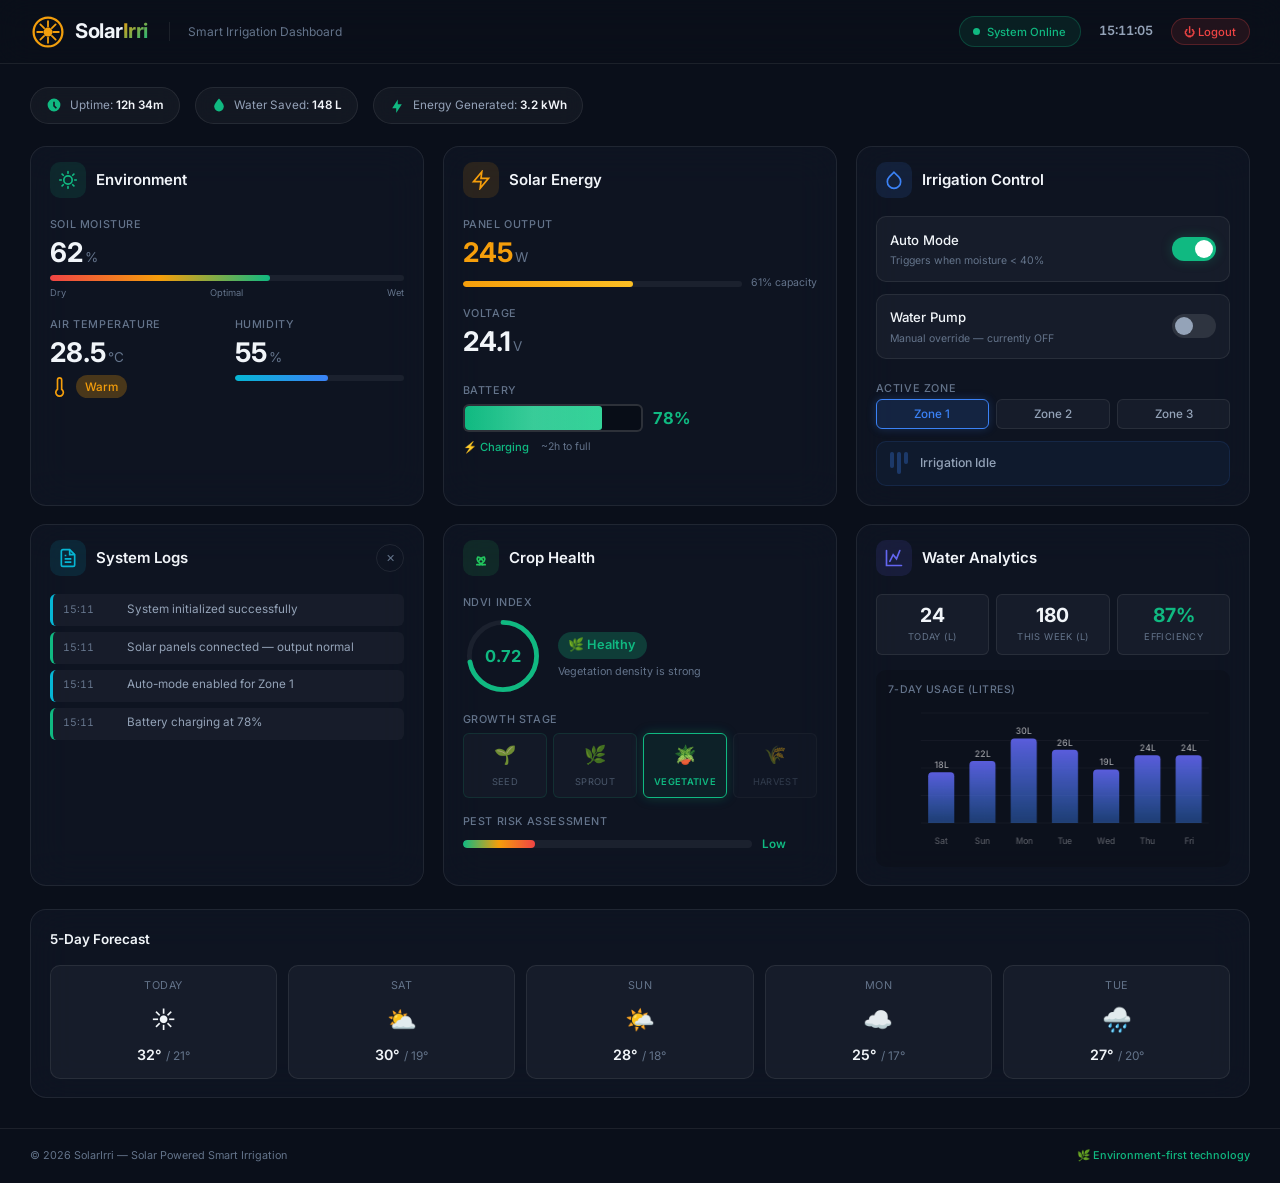
<file: index.html>
<!DOCTYPE html>
<html lang="en">
<head>
    <meta charset="UTF-8">
    <meta name="viewport" content="width=device-width, initial-scale=1.0">
    <meta name="description" content="Solar Powered Smart Irrigation System — real-time environmental monitoring, solar energy tracking, and intelligent irrigation control dashboard.">
    <title>SolarIrri — Smart Irrigation Dashboard</title>
    <link rel="preconnect" href="https://fonts.googleapis.com">
    <link rel="preconnect" href="https://fonts.gstatic.com" crossorigin>
    <link href="https://fonts.googleapis.com/css2?family=Inter:wght@300;400;500;600;700;800&display=swap" rel="stylesheet">
    <link rel="stylesheet" href="styles.css">
</head>
<body>

    <!-- Animated background particles -->
    <div class="bg-particles" id="bgParticles"></div>

    <!-- Header -->
    <header class="header" id="header">
        <div class="header-left">
            <div class="logo">
                <svg class="logo-icon" viewBox="0 0 40 40" fill="none">
                    <circle cx="20" cy="20" r="16" stroke="url(#logoGrad)" stroke-width="2.5" fill="none"/>
                    <path d="M20 8 L20 14 M20 26 L20 32 M8 20 L14 20 M26 20 L32 20 M11.5 11.5 L15.7 15.7 M24.3 24.3 L28.5 28.5 M28.5 11.5 L24.3 15.7 M15.7 24.3 L11.5 28.5" stroke="url(#logoGrad)" stroke-width="2" stroke-linecap="round"/>
                    <circle cx="20" cy="20" r="5" fill="url(#logoGrad)"/>
                    <defs>
                        <linearGradient id="logoGrad" x1="0" y1="0" x2="40" y2="40">
                            <stop offset="0%" stop-color="#f59e0b"/>
                            <stop offset="100%" stop-color="#10b981"/>
                        </linearGradient>
                    </defs>
                </svg>
                <h1 class="logo-text">Solar<span>Irri</span></h1>
            </div>
            <span class="header-subtitle">Smart Irrigation Dashboard</span>
        </div>
        <div class="header-right">
            <div class="status-badge" id="systemStatus">
                <span class="status-dot"></span>
                <span>System Online</span>
            </div>
            <div class="clock" id="clock"></div>
            <button class="logout-btn" id="logoutBtn" title="Sign out">⏻ Logout</button>
        </div>
    </header>

    <!-- Main Dashboard -->
    <main class="dashboard">

        <!-- Top Stats Row -->
        <section class="stats-row">
            <div class="stat-chip" id="statUptime">
                <svg viewBox="0 0 20 20" fill="currentColor" width="16" height="16"><path d="M10 2a8 8 0 100 16 8 8 0 000-16zm1 4v4.586l2.707 2.707-1.414 1.414L9 11.414V6h2z"/></svg>
                <span>Uptime: <strong id="uptimeValue">12h 34m</strong></span>
            </div>
            <div class="stat-chip" id="statWaterSaved">
                <svg viewBox="0 0 20 20" fill="currentColor" width="16" height="16"><path d="M10 2s-6 6.5-6 10a6 6 0 1012 0c0-3.5-6-10-6-10z"/></svg>
                <span>Water Saved: <strong id="waterSavedValue">148 L</strong></span>
            </div>
            <div class="stat-chip" id="statEnergyGen">
                <svg viewBox="0 0 20 20" fill="currentColor" width="16" height="16"><path d="M11 3L4 14h5v6l7-11h-5V3z"/></svg>
                <span>Energy Generated: <strong id="energyGenValue">3.2 kWh</strong></span>
            </div>
        </section>

        <!-- Cards Grid -->
        <section class="cards-grid">

            <!-- Card 1: Environmental Monitoring -->
            <div class="card card-env" id="cardEnv">
                <div class="card-header">
                    <div class="card-icon card-icon-env">
                        <svg viewBox="0 0 24 24" fill="none" stroke="currentColor" stroke-width="2" stroke-linecap="round" stroke-linejoin="round"><path d="M12 2v2M12 20v2M4.93 4.93l1.41 1.41M17.66 17.66l1.41 1.41M2 12h2M20 12h2M4.93 19.07l1.41-1.41M17.66 6.34l1.41-1.41"/><circle cx="12" cy="12" r="5"/></svg>
                    </div>
                    <h2 class="card-title">Environment</h2>
                </div>
                <div class="card-body env-grid">
                    <!-- Soil Moisture -->
                    <div class="env-metric" id="metricMoisture">
                        <div class="metric-label">Soil Moisture</div>
                        <div class="metric-value"><span id="moistureValue">62</span><small>%</small></div>
                        <div class="metric-bar">
                            <div class="metric-bar-fill moisture-fill" id="moistureBar" style="width:62%"></div>
                        </div>
                        <div class="metric-range">
                            <span>Dry</span><span>Optimal</span><span>Wet</span>
                        </div>
                    </div>
                    <!-- Temperature -->
                    <div class="env-metric" id="metricTemp">
                        <div class="metric-label">Air Temperature</div>
                        <div class="metric-value"><span id="tempValue">28.5</span><small>°C</small></div>
                        <div class="temp-indicator">
                            <svg class="temp-icon" viewBox="0 0 24 24" fill="none" stroke="currentColor" stroke-width="2"><path d="M14 14.76V3.5a2.5 2.5 0 00-5 0v11.26a4.5 4.5 0 105 0z"/></svg>
                            <span class="temp-status" id="tempStatus">Warm</span>
                        </div>
                    </div>
                    <!-- Humidity -->
                    <div class="env-metric" id="metricHumidity">
                        <div class="metric-label">Humidity</div>
                        <div class="metric-value"><span id="humidityValue">55</span><small>%</small></div>
                        <div class="metric-bar">
                            <div class="metric-bar-fill humidity-fill" id="humidityBar" style="width:55%"></div>
                        </div>
                    </div>
                </div>
            </div>

            <!-- Card 2: Solar Energy -->
            <div class="card card-solar" id="cardSolar">
                <div class="card-header">
                    <div class="card-icon card-icon-solar">
                        <svg viewBox="0 0 24 24" fill="none" stroke="currentColor" stroke-width="2" stroke-linecap="round"><path d="M13 2L3 14h9l-1 8 10-12h-9l1-8z"/></svg>
                    </div>
                    <h2 class="card-title">Solar Energy</h2>
                </div>
                <div class="card-body solar-grid">
                    <!-- Solar Power -->
                    <div class="solar-metric">
                        <div class="metric-label">Panel Output</div>
                        <div class="metric-value solar-watts"><span id="wattsValue">245</span><small>W</small></div>
                        <div class="solar-bar-wrap">
                            <div class="solar-bar">
                                <div class="solar-bar-fill" id="wattsBar" style="width:61%"></div>
                            </div>
                            <span class="solar-bar-label"><span id="wattsPercent">61</span>% capacity</span>
                        </div>
                    </div>
                    <!-- Voltage -->
                    <div class="solar-metric">
                        <div class="metric-label">Voltage</div>
                        <div class="metric-value"><span id="voltageValue">24.1</span><small>V</small></div>
                    </div>
                    <!-- Battery -->
                    <div class="solar-metric battery-section">
                        <div class="metric-label">Battery</div>
                        <div class="battery-visual">
                            <div class="battery-shell">
                                <div class="battery-level" id="batteryLevel" style="width:78%"></div>
                                <div class="battery-cap"></div>
                            </div>
                            <span class="battery-pct" id="batteryPct">78%</span>
                        </div>
                        <div class="battery-info">
                            <span id="batteryStatus" class="battery-status charging">⚡ Charging</span>
                            <span class="battery-est">~2h to full</span>
                        </div>
                    </div>
                </div>
            </div>

            <!-- Card 3: Irrigation Control -->
            <div class="card card-irrigation" id="cardIrrigation">
                <div class="card-header">
                    <div class="card-icon card-icon-irrigation">
                        <svg viewBox="0 0 24 24" fill="none" stroke="currentColor" stroke-width="2"><path d="M12 2.69l5.66 5.66a8 8 0 11-11.31 0z"/></svg>
                    </div>
                    <h2 class="card-title">Irrigation Control</h2>
                </div>
                <div class="card-body irrigation-body">
                    <!-- Auto Mode -->
                    <div class="control-row" id="controlAuto">
                        <div class="control-info">
                            <span class="control-label">Auto Mode</span>
                            <span class="control-desc">Triggers when moisture &lt; 40%</span>
                        </div>
                        <label class="toggle" id="toggleAuto">
                            <input type="checkbox" checked>
                            <span class="toggle-slider"></span>
                        </label>
                    </div>
                    <!-- Manual Pump -->
                    <div class="control-row" id="controlPump">
                        <div class="control-info">
                            <span class="control-label">Water Pump</span>
                            <span class="control-desc" id="pumpDesc">Manual override — currently OFF</span>
                        </div>
                        <label class="toggle" id="togglePump">
                            <input type="checkbox">
                            <span class="toggle-slider"></span>
                        </label>
                    </div>
                    <!-- Zone Selector -->
                    <div class="zone-selector">
                        <span class="zone-title">Active Zone</span>
                        <div class="zone-buttons" id="zoneButtons">
                            <button class="zone-btn active" data-zone="1">Zone 1</button>
                            <button class="zone-btn" data-zone="2">Zone 2</button>
                            <button class="zone-btn" data-zone="3">Zone 3</button>
                        </div>
                    </div>
                    <!-- Irrigation Status -->
                    <div class="irrigation-status" id="irrigationStatus">
                        <div class="water-animation" id="waterAnimation">
                            <div class="water-drop"></div>
                            <div class="water-drop"></div>
                            <div class="water-drop"></div>
                        </div>
                        <span class="irrigation-label" id="irrigationLabel">Irrigation Idle</span>
                    </div>
                </div>
            </div>

            <!-- Card 4: Alerts & System Logs -->
            <div class="card card-logs" id="cardLogs">
                <div class="card-header">
                    <div class="card-icon card-icon-logs">
                        <svg viewBox="0 0 24 24" fill="none" stroke="currentColor" stroke-width="2"><path d="M14 2H6a2 2 0 00-2 2v16a2 2 0 002 2h12a2 2 0 002-2V8z"/><polyline points="14 2 14 8 20 8"/><line x1="16" y1="13" x2="8" y2="13"/><line x1="16" y1="17" x2="8" y2="17"/><polyline points="10 9 9 9 8 9"/></svg>
                    </div>
                    <h2 class="card-title">System Logs</h2>
                    <button class="clear-logs-btn" id="clearLogsBtn" title="Clear logs">✕</button>
                </div>
                <div class="card-body logs-body">
                    <ul class="log-list" id="logList">
                        <!-- Populated by JS -->
                    </ul>
                </div>
            </div>

            <!-- Card 5: Crop Health Monitor -->
            <div class="card card-crop" id="cardCrop">
                <div class="card-header">
                    <div class="card-icon card-icon-crop">
                        <svg viewBox="0 0 24 24" fill="none" stroke="currentColor" stroke-width="2" stroke-linecap="round" stroke-linejoin="round"><path d="M7 20h10"/><path d="M10 20c5.5-2.5 8-6 6-9-2 0-4 1-6 4"/><path d="M14 20c-5.5-2.5-8-6-6-9 2 0 4 1 6 4"/></svg>
                    </div>
                    <h2 class="card-title">Crop Health</h2>
                </div>
                <div class="card-body crop-body">
                    <!-- NDVI Index -->
                    <div class="crop-metric">
                        <div class="metric-label">NDVI Index</div>
                        <div class="ndvi-display">
                            <div class="ndvi-ring" id="ndviRing">
                                <svg viewBox="0 0 100 100">
                                    <circle class="ndvi-track" cx="50" cy="50" r="42"/>
                                    <circle class="ndvi-progress" id="ndviProgress" cx="50" cy="50" r="42"/>
                                </svg>
                                <span class="ndvi-value" id="ndviValue">0.72</span>
                            </div>
                            <div class="ndvi-info">
                                <span class="ndvi-status good" id="ndviStatus">🌿 Healthy</span>
                                <span class="ndvi-desc">Vegetation density is strong</span>
                            </div>
                        </div>
                    </div>
                    <!-- Growth Stage -->
                    <div class="crop-metric">
                        <div class="metric-label">Growth Stage</div>
                        <div class="growth-stages">
                            <div class="stage completed">🌱<span>Seed</span></div>
                            <div class="stage completed">🌿<span>Sprout</span></div>
                            <div class="stage active">🪴<span>Vegetative</span></div>
                            <div class="stage">🌾<span>Harvest</span></div>
                        </div>
                    </div>
                    <!-- Pest Risk -->
                    <div class="crop-metric">
                        <div class="metric-label">Pest Risk Assessment</div>
                        <div class="pest-bar-wrap">
                            <div class="pest-bar">
                                <div class="pest-bar-fill" id="pestBar" style="width:25%"></div>
                            </div>
                            <span class="pest-level" id="pestLevel">Low</span>
                        </div>
                    </div>
                </div>
            </div>

            <!-- Card 6: Water Usage Analytics -->
            <div class="card card-water" id="cardWater">
                <div class="card-header">
                    <div class="card-icon card-icon-water">
                        <svg viewBox="0 0 24 24" fill="none" stroke="currentColor" stroke-width="2" stroke-linecap="round"><path d="M3 3v18h18"/><path d="M7 16l4-8 4 5 4-10"/></svg>
                    </div>
                    <h2 class="card-title">Water Analytics</h2>
                </div>
                <div class="card-body water-body">
                    <!-- Summary Stats -->
                    <div class="water-stats">
                        <div class="water-stat">
                            <span class="ws-value" id="wsTodayVal">24</span>
                            <span class="ws-label">Today (L)</span>
                        </div>
                        <div class="water-stat">
                            <span class="ws-value" id="wsWeekVal">156</span>
                            <span class="ws-label">This Week (L)</span>
                        </div>
                        <div class="water-stat">
                            <span class="ws-value accent-green" id="wsEfficiency">87%</span>
                            <span class="ws-label">Efficiency</span>
                        </div>
                    </div>
                    <!-- Chart -->
                    <div class="water-chart-wrap">
                        <div class="chart-title">7-Day Usage (Litres)</div>
                        <canvas id="waterChart" width="400" height="160"></canvas>
                    </div>
                </div>
            </div>

        </section>

        <!-- Weather Forecast Strip -->
        <section class="forecast-strip" id="forecastStrip">
            <h3 class="forecast-title">5-Day Forecast</h3>
            <div class="forecast-cards" id="forecastCards">
                <!-- Populated by JS -->
            </div>
        </section>

    </main>

    <!-- Footer -->
    <footer class="footer">
        <span>© 2026 SolarIrri — Solar Powered Smart Irrigation</span>
        <span class="footer-env">🌿 Environment-first technology</span>
    </footer>

    <script src="script.js"></script>
</body>
</html>
</file>
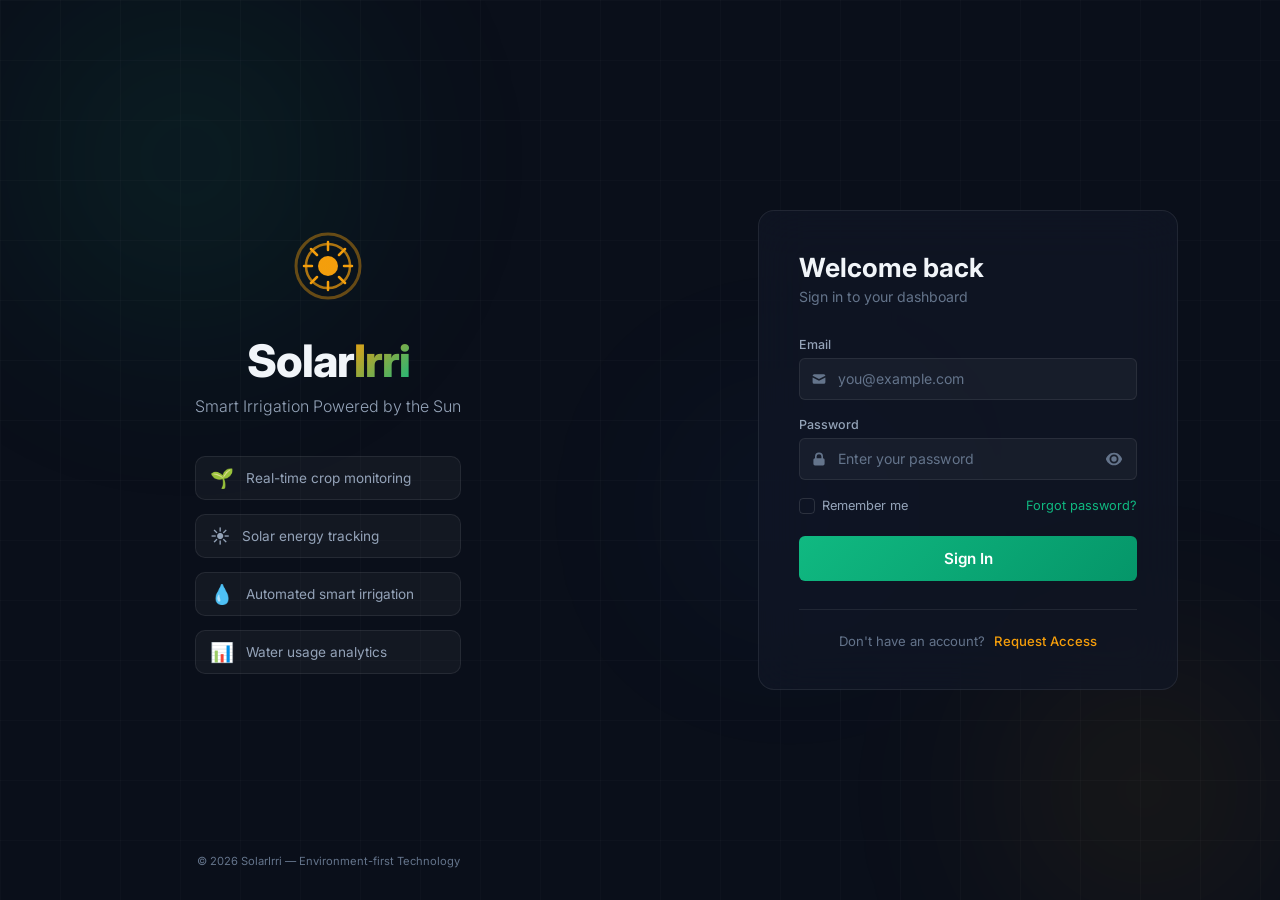
<file: login.html>
<!DOCTYPE html>
<html lang="en">
<head>
    <meta charset="UTF-8">
    <meta name="viewport" content="width=device-width, initial-scale=1.0">
    <meta name="description" content="Login to SolarIrri — Solar Powered Smart Irrigation System Dashboard">
    <title>SolarIrri — Login</title>
    <link rel="preconnect" href="https://fonts.googleapis.com">
    <link rel="preconnect" href="https://fonts.gstatic.com" crossorigin>
    <link href="https://fonts.googleapis.com/css2?family=Inter:wght@300;400;500;600;700;800&display=swap" rel="stylesheet">
    <link rel="stylesheet" href="login.css">
</head>
<body>

    <!-- Animated background -->
    <div class="login-bg">
        <div class="bg-orb orb-1"></div>
        <div class="bg-orb orb-2"></div>
        <div class="bg-orb orb-3"></div>
        <div class="bg-grid"></div>
    </div>

    <div class="login-wrapper">

        <!-- Left: Branding Panel -->
        <div class="brand-panel">
            <div class="brand-content">
                <svg class="brand-icon" viewBox="0 0 80 80" fill="none">
                    <circle cx="40" cy="40" r="32" stroke="url(#brandGrad)" stroke-width="3" fill="none" opacity="0.4"/>
                    <circle cx="40" cy="40" r="22" stroke="url(#brandGrad)" stroke-width="2.5" fill="none" opacity="0.7"/>
                    <path d="M40 16 L40 24 M40 56 L40 64 M16 40 L24 40 M56 40 L64 40 M23 23 L29 29 M51 51 L57 57 M57 23 L51 29 M29 51 L23 57" stroke="url(#brandGrad)" stroke-width="2.5" stroke-linecap="round"/>
                    <circle cx="40" cy="40" r="10" fill="url(#brandGrad)"/>
                    <defs>
                        <linearGradient id="brandGrad" x1="0" y1="0" x2="80" y2="80">
                            <stop offset="0%" stop-color="#f59e0b"/>
                            <stop offset="100%" stop-color="#10b981"/>
                        </linearGradient>
                    </defs>
                </svg>
                <h1 class="brand-title">Solar<span>Irri</span></h1>
                <p class="brand-tagline">Smart Irrigation Powered by the Sun</p>
                <div class="brand-features">
                    <div class="brand-feature">
                        <span class="bf-icon">🌱</span>
                        <span>Real-time crop monitoring</span>
                    </div>
                    <div class="brand-feature">
                        <span class="bf-icon">☀️</span>
                        <span>Solar energy tracking</span>
                    </div>
                    <div class="brand-feature">
                        <span class="bf-icon">💧</span>
                        <span>Automated smart irrigation</span>
                    </div>
                    <div class="brand-feature">
                        <span class="bf-icon">📊</span>
                        <span>Water usage analytics</span>
                    </div>
                </div>
            </div>
            <p class="brand-footer">© 2026 SolarIrri — Environment-first Technology</p>
        </div>

        <!-- Right: Login Form -->
        <div class="login-panel">
            <div class="login-card">
                <div class="login-header">
                    <h2 class="login-title">Welcome back</h2>
                    <p class="login-subtitle">Sign in to your dashboard</p>
                </div>

                <form class="login-form" id="loginForm" autocomplete="off">
                    <!-- Error Banner -->
                    <div class="error-banner" id="errorBanner">
                        <svg viewBox="0 0 20 20" fill="currentColor" width="16" height="16"><path fill-rule="evenodd" d="M18 10a8 8 0 11-16 0 8 8 0 0116 0zm-7-4a1 1 0 10-2 0v4a1 1 0 002 0V6zm-1 8a1 1 0 100-2 1 1 0 000 2z" clip-rule="evenodd"/></svg>
                        <span id="errorMsg">Invalid credentials</span>
                    </div>

                    <div class="form-group">
                        <label class="form-label" for="email">Email</label>
                        <div class="input-wrap">
                            <svg class="input-icon" viewBox="0 0 20 20" fill="currentColor"><path d="M2.003 5.884L10 9.882l7.997-3.998A2 2 0 0016 4H4a2 2 0 00-1.997 1.884z"/><path d="M18 8.118l-8 4-8-4V14a2 2 0 002 2h12a2 2 0 002-2V8.118z"/></svg>
                            <input type="email" id="email" class="form-input" placeholder="you@example.com" required>
                        </div>
                    </div>

                    <div class="form-group">
                        <label class="form-label" for="password">Password</label>
                        <div class="input-wrap">
                            <svg class="input-icon" viewBox="0 0 20 20" fill="currentColor"><path fill-rule="evenodd" d="M5 9V7a5 5 0 0110 0v2a2 2 0 012 2v5a2 2 0 01-2 2H5a2 2 0 01-2-2v-5a2 2 0 012-2zm8-2v2H7V7a3 3 0 016 0z" clip-rule="evenodd"/></svg>
                            <input type="password" id="password" class="form-input" placeholder="Enter your password" required>
                            <button type="button" class="toggle-pass" id="togglePass" aria-label="Toggle password visibility">
                                <svg viewBox="0 0 20 20" fill="currentColor" width="18" height="18"><path d="M10 3C5 3 1.73 7.11 1 10c.73 2.89 4 7 9 7s8.27-4.11 9-7c-.73-2.89-4-7-9-7zm0 12a5 5 0 110-10 5 5 0 010 10zm0-8a3 3 0 100 6 3 3 0 000-6z"/></svg>
                            </button>
                        </div>
                    </div>

                    <div class="form-row">
                        <label class="checkbox-wrap">
                            <input type="checkbox" id="remember">
                            <span class="custom-check"></span>
                            <span>Remember me</span>
                        </label>
                        <a href="#" class="forgot-link">Forgot password?</a>
                    </div>

                    <button type="submit" class="btn-login" id="btnLogin">
                        <span class="btn-text">Sign In</span>
                        <span class="btn-loader" id="btnLoader"></span>
                    </button>
                </form>

                <div class="login-footer">
                    <span>Don't have an account?</span>
                    <a href="#" class="signup-link">Request Access</a>
                </div>
            </div>
        </div>

    </div>

    <script src="login.js"></script>
</body>
</html>
</file>
<file: styles.css>
/* ===== ROOT & DESIGN TOKENS ===== */
:root {
    --bg-primary: #0a0f1a;
    --bg-secondary: #111827;
    --bg-card: rgba(17, 24, 39, 0.6);
    --bg-glass: rgba(255, 255, 255, 0.04);
    --border-glass: rgba(255, 255, 255, 0.08);
    --border-glow: rgba(255, 255, 255, 0.12);

    --text-primary: #f1f5f9;
    --text-secondary: #94a3b8;
    --text-muted: #64748b;

    --accent-green: #10b981;
    --accent-green-glow: rgba(16, 185, 129, 0.25);
    --accent-amber: #f59e0b;
    --accent-amber-glow: rgba(245, 158, 11, 0.25);
    --accent-blue: #3b82f6;
    --accent-blue-glow: rgba(59, 130, 246, 0.25);
    --accent-red: #ef4444;
    --accent-red-glow: rgba(239, 68, 68, 0.2);
    --accent-cyan: #06b6d4;

    --radius: 16px;
    --radius-sm: 10px;
    --radius-xs: 6px;
    --glass-blur: 20px;

    --font: 'Inter', -apple-system, BlinkMacSystemFont, sans-serif;
    --transition: 0.3s cubic-bezier(0.4, 0, 0.2, 1);
}

/* ===== RESET & BASE ===== */
*, *::before, *::after { margin: 0; padding: 0; box-sizing: border-box; }

html {
    font-size: 15px;
    scroll-behavior: smooth;
}

body {
    font-family: var(--font);
    background: var(--bg-primary);
    color: var(--text-primary);
    min-height: 100vh;
    overflow-x: hidden;
    line-height: 1.6;
}

/* ===== ANIMATED BACKGROUND ===== */
.bg-particles {
    position: fixed;
    inset: 0;
    z-index: 0;
    pointer-events: none;
    overflow: hidden;
}

.bg-particles .particle {
    position: absolute;
    border-radius: 50%;
    opacity: 0;
    animation: floatParticle linear infinite;
}

@keyframes floatParticle {
    0% { transform: translateY(100vh) scale(0); opacity: 0; }
    10% { opacity: 1; }
    90% { opacity: 1; }
    100% { transform: translateY(-10vh) scale(1); opacity: 0; }
}

/* ===== HEADER ===== */
.header {
    position: sticky;
    top: 0;
    z-index: 100;
    display: flex;
    align-items: center;
    justify-content: space-between;
    padding: 0.9rem 2rem;
    background: rgba(10, 15, 26, 0.8);
    backdrop-filter: blur(16px);
    -webkit-backdrop-filter: blur(16px);
    border-bottom: 1px solid var(--border-glass);
}

.header-left {
    display: flex;
    align-items: center;
    gap: 1.4rem;
}

.logo {
    display: flex;
    align-items: center;
    gap: 0.6rem;
}

.logo-icon { width: 36px; height: 36px; }

.logo-text {
    font-size: 1.35rem;
    font-weight: 700;
    letter-spacing: -0.5px;
    color: var(--text-primary);
}
.logo-text span {
    background: linear-gradient(135deg, var(--accent-amber), var(--accent-green));
    -webkit-background-clip: text;
    -webkit-text-fill-color: transparent;
    background-clip: text;
}

.header-subtitle {
    font-size: 0.8rem;
    color: var(--text-muted);
    border-left: 1px solid var(--border-glass);
    padding-left: 1.2rem;
    font-weight: 400;
}

.header-right {
    display: flex;
    align-items: center;
    gap: 1.2rem;
}

.status-badge {
    display: flex;
    align-items: center;
    gap: 0.45rem;
    padding: 0.35rem 0.9rem;
    background: rgba(16, 185, 129, 0.1);
    border: 1px solid rgba(16, 185, 129, 0.25);
    border-radius: 50px;
    font-size: 0.75rem;
    font-weight: 500;
    color: var(--accent-green);
}

.status-dot {
    width: 7px;
    height: 7px;
    background: var(--accent-green);
    border-radius: 50%;
    animation: pulse-dot 2s ease-in-out infinite;
}

@keyframes pulse-dot {
    0%, 100% { box-shadow: 0 0 0 0 rgba(16,185,129,0.5); }
    50% { box-shadow: 0 0 0 6px rgba(16,185,129,0); }
}

.clock {
    font-size: 0.85rem;
    font-weight: 600;
    color: var(--text-secondary);
    font-variant-numeric: tabular-nums;
}

.logout-btn {
    padding: 0.35rem 0.85rem;
    background: rgba(239, 68, 68, 0.1);
    border: 1px solid rgba(239, 68, 68, 0.25);
    border-radius: 50px;
    color: var(--accent-red);
    font-family: var(--font);
    font-size: 0.75rem;
    font-weight: 500;
    cursor: pointer;
    transition: var(--transition);
}

.logout-btn:hover {
    background: rgba(239, 68, 68, 0.2);
    border-color: var(--accent-red);
    box-shadow: 0 0 12px rgba(239, 68, 68, 0.2);
}

/* ===== DASHBOARD ===== */
.dashboard {
    position: relative;
    z-index: 1;
    max-width: 1280px;
    margin: 0 auto;
    padding: 1.5rem 2rem 2rem;
}

/* ===== STATS ROW ===== */
.stats-row {
    display: flex;
    gap: 1rem;
    margin-bottom: 1.5rem;
    flex-wrap: wrap;
}

.stat-chip {
    display: flex;
    align-items: center;
    gap: 0.5rem;
    padding: 0.55rem 1rem;
    background: var(--bg-glass);
    border: 1px solid var(--border-glass);
    border-radius: 50px;
    font-size: 0.78rem;
    color: var(--text-secondary);
    backdrop-filter: blur(10px);
    transition: var(--transition);
}

.stat-chip:hover {
    border-color: var(--border-glow);
    background: rgba(255,255,255,0.06);
}

.stat-chip svg { color: var(--accent-green); flex-shrink: 0; }
.stat-chip strong { color: var(--text-primary); font-weight: 600; }

/* ===== CARDS GRID ===== */
.cards-grid {
    display: grid;
    grid-template-columns: repeat(3, 1fr);
    gap: 1.25rem;
}

/* ===== CARD BASE ===== */
.card {
    background: var(--bg-card);
    backdrop-filter: blur(var(--glass-blur));
    -webkit-backdrop-filter: blur(var(--glass-blur));
    border: 1px solid var(--border-glass);
    border-radius: var(--radius);
    overflow: hidden;
    transition: var(--transition);
    animation: cardFadeIn 0.6s ease-out both;
}

.card:nth-child(1) { animation-delay: 0.05s; }
.card:nth-child(2) { animation-delay: 0.15s; }
.card:nth-child(3) { animation-delay: 0.25s; }
.card:nth-child(4) { animation-delay: 0.35s; }
.card:nth-child(5) { animation-delay: 0.45s; }
.card:nth-child(6) { animation-delay: 0.55s; }

@keyframes cardFadeIn {
    from { opacity: 0; transform: translateY(20px); }
    to   { opacity: 1; transform: translateY(0); }
}

.card:hover {
    border-color: var(--border-glow);
    transform: translateY(-3px);
    box-shadow: 0 12px 40px rgba(0, 0, 0, 0.35);
}

.card-header {
    display: flex;
    align-items: center;
    gap: 0.7rem;
    padding: 1rem 1.25rem 0.6rem;
}

.card-icon {
    width: 36px;
    height: 36px;
    display: flex;
    align-items: center;
    justify-content: center;
    border-radius: var(--radius-sm);
    flex-shrink: 0;
}
.card-icon svg { width: 20px; height: 20px; }

.card-icon-env    { background: rgba(16,185,129,0.12); color: var(--accent-green); }
.card-icon-solar  { background: rgba(245,158,11,0.12); color: var(--accent-amber); }
.card-icon-irrigation { background: rgba(59,130,246,0.12); color: var(--accent-blue); }
.card-icon-logs   { background: rgba(6,182,212,0.12); color: var(--accent-cyan); }
.card-icon-crop   { background: rgba(34,197,94,0.12); color: #22c55e; }
.card-icon-water  { background: rgba(99,102,241,0.12); color: #6366f1; }

.card-title {
    font-size: 1rem;
    font-weight: 600;
    flex: 1;
}

.card-body { padding: 0.6rem 1.25rem 1.25rem; }

/* ===== ENV CARD ===== */
.env-grid {
    display: grid;
    grid-template-columns: 1fr 1fr;
    gap: 1rem;
}

.env-metric:first-child {
    grid-column: 1 / -1;
}

.metric-label {
    font-size: 0.72rem;
    text-transform: uppercase;
    letter-spacing: 0.6px;
    color: var(--text-muted);
    margin-bottom: 0.3rem;
    font-weight: 500;
}

.metric-value {
    font-size: 1.8rem;
    font-weight: 700;
    line-height: 1.1;
    margin-bottom: 0.5rem;
}
.metric-value small {
    font-size: 0.9rem;
    font-weight: 400;
    color: var(--text-muted);
    margin-left: 2px;
}

.metric-bar {
    width: 100%;
    height: 6px;
    background: rgba(255,255,255,0.06);
    border-radius: 10px;
    overflow: hidden;
    margin-bottom: 0.35rem;
}

.metric-bar-fill {
    height: 100%;
    border-radius: 10px;
    transition: width 1s ease;
}

.moisture-fill {
    background: linear-gradient(90deg, var(--accent-red), var(--accent-amber), var(--accent-green));
}

.humidity-fill {
    background: linear-gradient(90deg, var(--accent-cyan), var(--accent-blue));
}

.metric-range {
    display: flex;
    justify-content: space-between;
    font-size: 0.62rem;
    color: var(--text-muted);
}

.temp-indicator {
    display: flex;
    align-items: center;
    gap: 0.4rem;
}

.temp-icon { width: 20px; height: 20px; color: var(--accent-amber); }

.temp-status {
    font-size: 0.78rem;
    font-weight: 500;
    color: var(--accent-amber);
    padding: 0.15rem 0.6rem;
    background: var(--accent-amber-glow);
    border-radius: 50px;
}

/* ===== SOLAR CARD ===== */
.solar-grid {
    display: flex;
    flex-direction: column;
    gap: 0.9rem;
}

.solar-watts { color: var(--accent-amber); }

.solar-bar-wrap {
    display: flex;
    align-items: center;
    gap: 0.6rem;
}

.solar-bar {
    flex: 1;
    height: 6px;
    background: rgba(255,255,255,0.06);
    border-radius: 10px;
    overflow: hidden;
}

.solar-bar-fill {
    height: 100%;
    border-radius: 10px;
    background: linear-gradient(90deg, var(--accent-amber), #fbbf24);
    transition: width 1s ease;
}

.solar-bar-label {
    font-size: 0.7rem;
    color: var(--text-muted);
    white-space: nowrap;
}

.battery-section { margin-top: 0.3rem; }

.battery-visual {
    display: flex;
    align-items: center;
    gap: 0.7rem;
    margin-bottom: 0.4rem;
}

.battery-shell {
    position: relative;
    width: 100%;
    max-width: 180px;
    height: 28px;
    border: 2px solid rgba(255,255,255,0.15);
    border-radius: 6px;
    overflow: hidden;
    background: rgba(0,0,0,0.3);
}

.battery-level {
    height: 100%;
    background: linear-gradient(90deg, var(--accent-green), #34d399);
    border-radius: 3px;
    transition: width 1.5s ease;
    position: relative;
}

.battery-level::after {
    content: '';
    position: absolute;
    inset: 0;
    background: linear-gradient(90deg, transparent 0%, rgba(255,255,255,0.1) 50%, transparent 100%);
    animation: batteryShine 2s ease-in-out infinite;
}

@keyframes batteryShine {
    0%, 100% { transform: translateX(-100%); }
    50% { transform: translateX(100%); }
}

.battery-cap {
    position: absolute;
    right: -6px;
    top: 50%;
    transform: translateY(-50%);
    width: 4px;
    height: 12px;
    background: rgba(255,255,255,0.15);
    border-radius: 0 2px 2px 0;
}

.battery-pct {
    font-size: 1.1rem;
    font-weight: 700;
    color: var(--accent-green);
    min-width: 45px;
}

.battery-info {
    display: flex;
    align-items: center;
    gap: 0.8rem;
}

.battery-status {
    font-size: 0.75rem;
    font-weight: 500;
}
.battery-status.charging { color: var(--accent-green); }
.battery-status.discharging { color: var(--accent-amber); }

.battery-est {
    font-size: 0.7rem;
    color: var(--text-muted);
}

/* ===== IRRIGATION CARD ===== */
.irrigation-body {
    display: flex;
    flex-direction: column;
    gap: 0.8rem;
}

.control-row {
    display: flex;
    align-items: center;
    justify-content: space-between;
    padding: 0.7rem 0.9rem;
    background: var(--bg-glass);
    border: 1px solid var(--border-glass);
    border-radius: var(--radius-sm);
    transition: var(--transition);
}

.control-row:hover {
    border-color: var(--border-glow);
}

.control-label {
    font-size: 0.88rem;
    font-weight: 500;
}

.control-desc {
    font-size: 0.7rem;
    color: var(--text-muted);
    display: block;
    margin-top: 0.1rem;
}

/* Toggle Switch */
.toggle {
    position: relative;
    display: inline-block;
    width: 44px;
    height: 24px;
    flex-shrink: 0;
}

.toggle input {
    opacity: 0;
    width: 0;
    height: 0;
}

.toggle-slider {
    position: absolute;
    inset: 0;
    background: rgba(255,255,255,0.1);
    border-radius: 24px;
    cursor: pointer;
    transition: var(--transition);
}

.toggle-slider::before {
    content: '';
    position: absolute;
    left: 3px;
    top: 3px;
    width: 18px;
    height: 18px;
    background: var(--text-secondary);
    border-radius: 50%;
    transition: var(--transition);
}

.toggle input:checked + .toggle-slider {
    background: var(--accent-green);
    box-shadow: 0 0 12px var(--accent-green-glow);
}

.toggle input:checked + .toggle-slider::before {
    transform: translateX(20px);
    background: #fff;
}

/* Zone Buttons */
.zone-selector {
    padding-top: 0.3rem;
}

.zone-title {
    font-size: 0.72rem;
    text-transform: uppercase;
    letter-spacing: 0.6px;
    color: var(--text-muted);
    margin-bottom: 0.45rem;
    font-weight: 500;
}

.zone-buttons {
    display: flex;
    gap: 0.5rem;
}

.zone-btn {
    flex: 1;
    padding: 0.45rem;
    background: var(--bg-glass);
    border: 1px solid var(--border-glass);
    border-radius: var(--radius-xs);
    color: var(--text-secondary);
    font-size: 0.78rem;
    font-weight: 500;
    cursor: pointer;
    font-family: var(--font);
    transition: var(--transition);
}

.zone-btn:hover {
    border-color: var(--accent-blue);
    color: var(--text-primary);
}

.zone-btn.active {
    background: rgba(59, 130, 246, 0.15);
    border-color: var(--accent-blue);
    color: var(--accent-blue);
    box-shadow: 0 0 10px var(--accent-blue-glow);
}

/* Irrigation Status */
.irrigation-status {
    display: flex;
    align-items: center;
    gap: 0.8rem;
    padding: 0.7rem 0.9rem;
    background: rgba(59, 130, 246, 0.06);
    border: 1px solid rgba(59, 130, 246, 0.12);
    border-radius: var(--radius-sm);
    transition: var(--transition);
}

.irrigation-status.active {
    background: rgba(59, 130, 246, 0.12);
    border-color: rgba(59, 130, 246, 0.3);
}

.water-animation {
    display: flex;
    gap: 3px;
    opacity: 0.3;
    transition: opacity 0.5s ease;
}

.irrigation-status.active .water-animation {
    opacity: 1;
}

.water-drop {
    width: 4px;
    height: 16px;
    background: var(--accent-blue);
    border-radius: 4px;
    animation: waterDrop 1.2s ease-in-out infinite;
}

.water-drop:nth-child(2) { animation-delay: 0.2s; height: 22px; }
.water-drop:nth-child(3) { animation-delay: 0.4s; height: 12px; }

@keyframes waterDrop {
    0%, 100% { transform: scaleY(0.6); opacity: 0.4; }
    50% { transform: scaleY(1); opacity: 1; }
}

.irrigation-label {
    font-size: 0.82rem;
    font-weight: 500;
    color: var(--text-secondary);
}

.irrigation-status.active .irrigation-label {
    color: var(--accent-blue);
}

/* ===== LOGS CARD ===== */
.clear-logs-btn {
    background: none;
    border: 1px solid var(--border-glass);
    color: var(--text-muted);
    width: 28px;
    height: 28px;
    border-radius: 50%;
    cursor: pointer;
    font-size: 0.75rem;
    display: flex;
    align-items: center;
    justify-content: center;
    font-family: var(--font);
    transition: var(--transition);
}

.clear-logs-btn:hover {
    border-color: var(--accent-red);
    color: var(--accent-red);
    background: var(--accent-red-glow);
}

.logs-body {
    max-height: 260px;
    overflow-y: auto;
    scrollbar-width: thin;
    scrollbar-color: rgba(255,255,255,0.08) transparent;
}

.logs-body::-webkit-scrollbar { width: 4px; }
.logs-body::-webkit-scrollbar-track { background: transparent; }
.logs-body::-webkit-scrollbar-thumb { background: rgba(255,255,255,0.1); border-radius: 10px; }

.log-list {
    list-style: none;
    display: flex;
    flex-direction: column;
    gap: 0.4rem;
}

.log-item {
    display: flex;
    align-items: flex-start;
    gap: 0.6rem;
    padding: 0.5rem 0.65rem;
    background: var(--bg-glass);
    border-radius: var(--radius-xs);
    font-size: 0.78rem;
    animation: logSlideIn 0.35s ease-out;
    border-left: 3px solid transparent;
}

.log-item.log-info    { border-left-color: var(--accent-cyan);  }
.log-item.log-success { border-left-color: var(--accent-green); }
.log-item.log-warning { border-left-color: var(--accent-amber); }
.log-item.log-error   { border-left-color: var(--accent-red);   }

@keyframes logSlideIn {
    from { opacity: 0; transform: translateX(-8px); }
    to   { opacity: 1; transform: translateX(0); }
}

.log-time {
    color: var(--text-muted);
    font-variant-numeric: tabular-nums;
    white-space: nowrap;
    font-size: 0.7rem;
    min-width: 55px;
}

.log-msg {
    color: var(--text-secondary);
    line-height: 1.35;
}

/* ===== FORECAST STRIP ===== */
.forecast-strip {
    margin-top: 1.5rem;
    padding: 1.25rem;
    background: var(--bg-card);
    backdrop-filter: blur(var(--glass-blur));
    border: 1px solid var(--border-glass);
    border-radius: var(--radius);
    animation: cardFadeIn 0.6s ease-out 0.45s both;
}

.forecast-title {
    font-size: 0.9rem;
    font-weight: 600;
    margin-bottom: 1rem;
    color: var(--text-primary);
}

.forecast-cards {
    display: grid;
    grid-template-columns: repeat(5, 1fr);
    gap: 0.75rem;
}

.forecast-card {
    text-align: center;
    padding: 0.75rem 0.5rem;
    background: var(--bg-glass);
    border: 1px solid var(--border-glass);
    border-radius: var(--radius-sm);
    transition: var(--transition);
}

.forecast-card:hover {
    border-color: var(--border-glow);
    transform: translateY(-2px);
}

.forecast-day {
    font-size: 0.72rem;
    text-transform: uppercase;
    letter-spacing: 0.5px;
    color: var(--text-muted);
    margin-bottom: 0.4rem;
}

.forecast-icon {
    font-size: 1.6rem;
    margin-bottom: 0.3rem;
}

.forecast-temp {
    font-size: 0.95rem;
    font-weight: 600;
}

.forecast-temp small {
    color: var(--text-muted);
    font-weight: 400;
}

/* ===== CROP HEALTH CARD ===== */
.crop-body {
    display: flex;
    flex-direction: column;
    gap: 1rem;
}

.ndvi-display {
    display: flex;
    align-items: center;
    gap: 1rem;
}

.ndvi-ring {
    position: relative;
    width: 80px;
    height: 80px;
    flex-shrink: 0;
}

.ndvi-ring svg {
    width: 80px;
    height: 80px;
    transform: rotate(-90deg);
}

.ndvi-track {
    fill: none;
    stroke: rgba(255,255,255,0.06);
    stroke-width: 6;
}

.ndvi-progress {
    fill: none;
    stroke: var(--accent-green);
    stroke-width: 6;
    stroke-linecap: round;
    stroke-dasharray: 263.9;
    stroke-dashoffset: 73.9;
    transition: stroke-dashoffset 1.5s ease, stroke 0.5s ease;
}

.ndvi-value {
    position: absolute;
    inset: 0;
    display: flex;
    align-items: center;
    justify-content: center;
    font-size: 1.1rem;
    font-weight: 700;
    color: var(--accent-green);
}

.ndvi-info {
    display: flex;
    flex-direction: column;
    gap: 0.25rem;
}

.ndvi-status {
    font-size: 0.85rem;
    font-weight: 600;
    padding: 0.2rem 0.7rem;
    border-radius: 50px;
    display: inline-block;
    width: fit-content;
}

.ndvi-status.good    { color: var(--accent-green); background: var(--accent-green-glow); }
.ndvi-status.moderate { color: var(--accent-amber); background: var(--accent-amber-glow); }
.ndvi-status.poor    { color: var(--accent-red); background: var(--accent-red-glow); }

.ndvi-desc {
    font-size: 0.72rem;
    color: var(--text-muted);
}

/* Growth Stages */
.growth-stages {
    display: flex;
    gap: 0.4rem;
}

.stage {
    flex: 1;
    display: flex;
    flex-direction: column;
    align-items: center;
    gap: 0.3rem;
    padding: 0.5rem 0.3rem;
    background: var(--bg-glass);
    border: 1px solid var(--border-glass);
    border-radius: var(--radius-xs);
    font-size: 1.2rem;
    transition: var(--transition);
    opacity: 0.4;
}

.stage span {
    font-size: 0.62rem;
    color: var(--text-muted);
    text-transform: uppercase;
    letter-spacing: 0.3px;
}

.stage.completed {
    opacity: 0.7;
    border-color: rgba(16,185,129,0.2);
}

.stage.active {
    opacity: 1;
    border-color: var(--accent-green);
    background: rgba(16,185,129,0.08);
    box-shadow: 0 0 12px var(--accent-green-glow);
}

.stage.active span { color: var(--accent-green); font-weight: 600; }

/* Pest Risk */
.pest-bar-wrap {
    display: flex;
    align-items: center;
    gap: 0.7rem;
}

.pest-bar {
    flex: 1;
    height: 8px;
    background: rgba(255,255,255,0.06);
    border-radius: 10px;
    overflow: hidden;
}

.pest-bar-fill {
    height: 100%;
    border-radius: 10px;
    background: linear-gradient(90deg, var(--accent-green), var(--accent-amber), var(--accent-red));
    transition: width 1s ease;
}

.pest-level {
    font-size: 0.78rem;
    font-weight: 600;
    min-width: 55px;
}

/* ===== WATER ANALYTICS CARD ===== */
.water-body {
    display: flex;
    flex-direction: column;
    gap: 1rem;
}

.water-stats {
    display: flex;
    gap: 0.5rem;
}

.water-stat {
    flex: 1;
    text-align: center;
    padding: 0.6rem 0.4rem;
    background: var(--bg-glass);
    border: 1px solid var(--border-glass);
    border-radius: var(--radius-xs);
}

.ws-value {
    display: block;
    font-size: 1.3rem;
    font-weight: 700;
    line-height: 1.2;
}

.ws-value.accent-green { color: var(--accent-green); }

.ws-label {
    font-size: 0.62rem;
    text-transform: uppercase;
    letter-spacing: 0.4px;
    color: var(--text-muted);
    margin-top: 0.15rem;
    display: block;
}

.water-chart-wrap {
    background: rgba(0,0,0,0.15);
    border-radius: var(--radius-sm);
    padding: 0.8rem;
}

.chart-title {
    font-size: 0.7rem;
    text-transform: uppercase;
    letter-spacing: 0.5px;
    color: var(--text-muted);
    margin-bottom: 0.6rem;
    font-weight: 500;
}

#waterChart {
    width: 100% !important;
    height: 140px !important;
}

/* ===== FOOTER ===== */
.footer {
    position: relative;
    z-index: 1;
    display: flex;
    justify-content: space-between;
    align-items: center;
    padding: 1.2rem 2rem;
    border-top: 1px solid var(--border-glass);
    font-size: 0.72rem;
    color: var(--text-muted);
    max-width: 1280px;
    margin: 0 auto;
}

.footer-env {
    color: var(--accent-green);
    font-weight: 500;
}

/* ===== RESPONSIVE ===== */
@media (max-width: 1100px) {
    .cards-grid {
        grid-template-columns: repeat(2, 1fr);
    }
}

@media (max-width: 900px) {
    .cards-grid {
        grid-template-columns: 1fr;
    }
    .forecast-cards {
        grid-template-columns: repeat(3, 1fr);
    }
}

@media (max-width: 640px) {
    .header {
        flex-direction: column;
        gap: 0.6rem;
        padding: 0.8rem 1rem;
    }
    .header-subtitle { display: none; }
    .dashboard { padding: 1rem; }
    .stats-row { flex-direction: column; }
    .env-grid { grid-template-columns: 1fr; }
    .forecast-cards { grid-template-columns: repeat(2, 1fr); }
    .footer { flex-direction: column; gap: 0.4rem; text-align: center; }
}
</file>
<file: login.css>
/* ===== LOGIN PAGE STYLES ===== */

/* ===== ROOT (shared tokens) ===== */
:root {
    --bg-primary: #0a0f1a;
    --bg-secondary: #111827;
    --bg-card: rgba(17, 24, 39, 0.6);
    --bg-glass: rgba(255, 255, 255, 0.04);
    --border-glass: rgba(255, 255, 255, 0.08);
    --border-glow: rgba(255, 255, 255, 0.12);

    --text-primary: #f1f5f9;
    --text-secondary: #94a3b8;
    --text-muted: #64748b;

    --accent-green: #10b981;
    --accent-green-glow: rgba(16, 185, 129, 0.25);
    --accent-amber: #f59e0b;
    --accent-amber-glow: rgba(245, 158, 11, 0.25);
    --accent-blue: #3b82f6;
    --accent-red: #ef4444;
    --accent-red-glow: rgba(239, 68, 68, 0.15);

    --radius: 16px;
    --radius-sm: 10px;
    --radius-xs: 6px;
    --glass-blur: 24px;

    --font: 'Inter', -apple-system, BlinkMacSystemFont, sans-serif;
    --transition: 0.3s cubic-bezier(0.4, 0, 0.2, 1);
}

*, *::before, *::after { margin: 0; padding: 0; box-sizing: border-box; }

html, body {
    height: 100%;
    font-family: var(--font);
    background: var(--bg-primary);
    color: var(--text-primary);
    overflow: hidden;
}

/* ===== ANIMATED BACKGROUND ===== */
.login-bg {
    position: fixed;
    inset: 0;
    z-index: 0;
    overflow: hidden;
}

.bg-orb {
    position: absolute;
    border-radius: 50%;
    filter: blur(100px);
    opacity: 0.35;
    animation: orbFloat 20s ease-in-out infinite;
}

.orb-1 {
    width: 500px; height: 500px;
    background: radial-gradient(circle, rgba(16,185,129,0.4), transparent 70%);
    top: -10%; left: -5%;
    animation-delay: 0s;
}

.orb-2 {
    width: 400px; height: 400px;
    background: radial-gradient(circle, rgba(245,158,11,0.35), transparent 70%);
    bottom: -10%; right: -5%;
    animation-delay: -7s;
}

.orb-3 {
    width: 300px; height: 300px;
    background: radial-gradient(circle, rgba(59,130,246,0.3), transparent 70%);
    top: 40%; left: 50%;
    animation-delay: -14s;
}

@keyframes orbFloat {
    0%, 100% { transform: translate(0, 0) scale(1); }
    25% { transform: translate(40px, -30px) scale(1.1); }
    50% { transform: translate(-20px, 40px) scale(0.95); }
    75% { transform: translate(30px, 20px) scale(1.05); }
}

.bg-grid {
    position: absolute;
    inset: 0;
    background-image:
        linear-gradient(rgba(255,255,255,0.02) 1px, transparent 1px),
        linear-gradient(90deg, rgba(255,255,255,0.02) 1px, transparent 1px);
    background-size: 60px 60px;
}

/* ===== LAYOUT ===== */
.login-wrapper {
    position: relative;
    z-index: 1;
    display: flex;
    height: 100vh;
}

/* ===== BRAND PANEL ===== */
.brand-panel {
    flex: 1;
    display: flex;
    flex-direction: column;
    justify-content: center;
    align-items: center;
    padding: 3rem;
    position: relative;
}

.brand-content {
    text-align: center;
    max-width: 380px;
}

.brand-icon {
    width: 80px;
    height: 80px;
    margin-bottom: 1.5rem;
    animation: sunSpin 30s linear infinite;
}

@keyframes sunSpin {
    from { transform: rotate(0deg); }
    to   { transform: rotate(360deg); }
}

.brand-title {
    font-size: 2.8rem;
    font-weight: 800;
    letter-spacing: -1px;
    margin-bottom: 0.5rem;
}

.brand-title span {
    background: linear-gradient(135deg, var(--accent-amber), var(--accent-green));
    -webkit-background-clip: text;
    -webkit-text-fill-color: transparent;
    background-clip: text;
}

.brand-tagline {
    font-size: 1rem;
    color: var(--text-secondary);
    margin-bottom: 2.5rem;
    font-weight: 300;
}

.brand-features {
    display: flex;
    flex-direction: column;
    gap: 0.9rem;
    text-align: left;
}

.brand-feature {
    display: flex;
    align-items: center;
    gap: 0.75rem;
    padding: 0.55rem 0.9rem;
    background: var(--bg-glass);
    border: 1px solid var(--border-glass);
    border-radius: var(--radius-sm);
    font-size: 0.85rem;
    color: var(--text-secondary);
    transition: var(--transition);
}

.brand-feature:hover {
    border-color: var(--border-glow);
    background: rgba(255,255,255,0.06);
    transform: translateX(4px);
}

.bf-icon { font-size: 1.2rem; }

.brand-footer {
    position: absolute;
    bottom: 2rem;
    font-size: 0.7rem;
    color: var(--text-muted);
}

/* ===== LOGIN PANEL ===== */
.login-panel {
    flex: 1;
    display: flex;
    align-items: center;
    justify-content: center;
    padding: 2rem;
}

.login-card {
    width: 100%;
    max-width: 420px;
    padding: 2.5rem;
    background: rgba(17, 24, 39, 0.65);
    backdrop-filter: blur(var(--glass-blur));
    -webkit-backdrop-filter: blur(var(--glass-blur));
    border: 1px solid var(--border-glass);
    border-radius: var(--radius);
    animation: cardSlideIn 0.6s ease-out;
}

@keyframes cardSlideIn {
    from { opacity: 0; transform: translateY(30px) scale(0.97); }
    to   { opacity: 1; transform: translateY(0) scale(1); }
}

.login-header {
    margin-bottom: 2rem;
}

.login-title {
    font-size: 1.65rem;
    font-weight: 700;
    margin-bottom: 0.3rem;
}

.login-subtitle {
    font-size: 0.88rem;
    color: var(--text-muted);
    font-weight: 400;
}

/* ===== ERROR BANNER ===== */
.error-banner {
    display: none;
    align-items: center;
    gap: 0.5rem;
    padding: 0.65rem 0.9rem;
    background: var(--accent-red-glow);
    border: 1px solid rgba(239, 68, 68, 0.3);
    border-radius: var(--radius-xs);
    color: var(--accent-red);
    font-size: 0.8rem;
    margin-bottom: 1rem;
    animation: shakeIn 0.4s ease;
}

.error-banner.visible { display: flex; }

@keyframes shakeIn {
    0%, 100% { transform: translateX(0); }
    20% { transform: translateX(-6px); }
    40% { transform: translateX(6px); }
    60% { transform: translateX(-4px); }
    80% { transform: translateX(4px); }
}

/* ===== FORM ===== */
.login-form {
    display: flex;
    flex-direction: column;
    gap: 1.1rem;
}

.form-group { display: flex; flex-direction: column; gap: 0.35rem; }

.form-label {
    font-size: 0.78rem;
    font-weight: 500;
    color: var(--text-secondary);
}

.input-wrap {
    position: relative;
    display: flex;
    align-items: center;
}

.input-icon {
    position: absolute;
    left: 12px;
    width: 16px;
    height: 16px;
    color: var(--text-muted);
    pointer-events: none;
    transition: color var(--transition);
}

.form-input {
    width: 100%;
    padding: 0.72rem 0.9rem 0.72rem 2.4rem;
    background: rgba(255, 255, 255, 0.04);
    border: 1px solid var(--border-glass);
    border-radius: var(--radius-xs);
    color: var(--text-primary);
    font-family: var(--font);
    font-size: 0.88rem;
    outline: none;
    transition: var(--transition);
}

.form-input::placeholder { color: var(--text-muted); }

.form-input:focus {
    border-color: var(--accent-green);
    background: rgba(16, 185, 129, 0.04);
    box-shadow: 0 0 0 3px rgba(16, 185, 129, 0.1);
}

.form-input:focus ~ .input-icon,
.input-wrap:focus-within .input-icon {
    color: var(--accent-green);
}

.toggle-pass {
    position: absolute;
    right: 10px;
    background: none;
    border: none;
    color: var(--text-muted);
    cursor: pointer;
    padding: 4px;
    display: flex;
    transition: color var(--transition);
}

.toggle-pass:hover { color: var(--text-secondary); }

/* ===== FORM ROW ===== */
.form-row {
    display: flex;
    align-items: center;
    justify-content: space-between;
}

.checkbox-wrap {
    display: flex;
    align-items: center;
    gap: 0.45rem;
    font-size: 0.8rem;
    color: var(--text-secondary);
    cursor: pointer;
}

.checkbox-wrap input { display: none; }

.custom-check {
    width: 16px;
    height: 16px;
    border: 1.5px solid var(--border-glow);
    border-radius: 4px;
    position: relative;
    transition: var(--transition);
}

.checkbox-wrap input:checked + .custom-check {
    background: var(--accent-green);
    border-color: var(--accent-green);
}

.checkbox-wrap input:checked + .custom-check::after {
    content: '✓';
    position: absolute;
    inset: 0;
    display: flex;
    align-items: center;
    justify-content: center;
    font-size: 0.6rem;
    color: #fff;
    font-weight: 700;
}

.forgot-link {
    font-size: 0.8rem;
    color: var(--accent-green);
    text-decoration: none;
    transition: color var(--transition);
}

.forgot-link:hover { color: #34d399; }

/* ===== BUTTON ===== */
.btn-login {
    position: relative;
    width: 100%;
    padding: 0.8rem;
    background: linear-gradient(135deg, var(--accent-green), #059669);
    border: none;
    border-radius: var(--radius-xs);
    color: #fff;
    font-family: var(--font);
    font-size: 0.95rem;
    font-weight: 600;
    cursor: pointer;
    overflow: hidden;
    transition: var(--transition);
    margin-top: 0.3rem;
}

.btn-login::before {
    content: '';
    position: absolute;
    inset: 0;
    background: linear-gradient(135deg, transparent, rgba(255,255,255,0.1), transparent);
    transform: translateX(-100%);
    transition: transform 0.5s ease;
}

.btn-login:hover::before { transform: translateX(100%); }

.btn-login:hover {
    transform: translateY(-1px);
    box-shadow: 0 8px 25px rgba(16, 185, 129, 0.35);
}

.btn-login:active { transform: translateY(0); }

.btn-login.loading .btn-text { opacity: 0; }
.btn-login.loading .btn-loader { opacity: 1; }

.btn-loader {
    position: absolute;
    top: 50%;
    left: 50%;
    transform: translate(-50%, -50%);
    width: 20px;
    height: 20px;
    border: 2.5px solid rgba(255,255,255,0.3);
    border-top-color: #fff;
    border-radius: 50%;
    opacity: 0;
    animation: spin 0.7s linear infinite;
    pointer-events: none;
}

@keyframes spin { to { transform: translate(-50%, -50%) rotate(360deg); } }

/* ===== LOGIN FOOTER ===== */
.login-footer {
    text-align: center;
    margin-top: 1.8rem;
    padding-top: 1.4rem;
    border-top: 1px solid var(--border-glass);
    font-size: 0.82rem;
    color: var(--text-muted);
}

.signup-link {
    color: var(--accent-amber);
    text-decoration: none;
    font-weight: 500;
    margin-left: 0.3rem;
    transition: color var(--transition);
}

.signup-link:hover { color: #fbbf24; }

/* ===== RESPONSIVE ===== */
@media (max-width: 900px) {
    .login-wrapper { flex-direction: column; }
    .brand-panel {
        padding: 2rem 1.5rem 1.5rem;
        flex: none;
    }
    .brand-features { display: none; }
    .brand-footer { display: none; }
    .brand-icon { width: 50px; height: 50px; margin-bottom: 0.8rem; }
    .brand-title { font-size: 2rem; }
    .brand-tagline { margin-bottom: 0; font-size: 0.85rem; }
    .login-panel { flex: 1; align-items: flex-start; padding-top: 0; }
    .login-card { padding: 2rem 1.5rem; }
    body { overflow: auto; }
}

@media (max-width: 480px) {
    .login-card { padding: 1.5rem 1.2rem; }
    .login-title { font-size: 1.4rem; }
}
</file>
